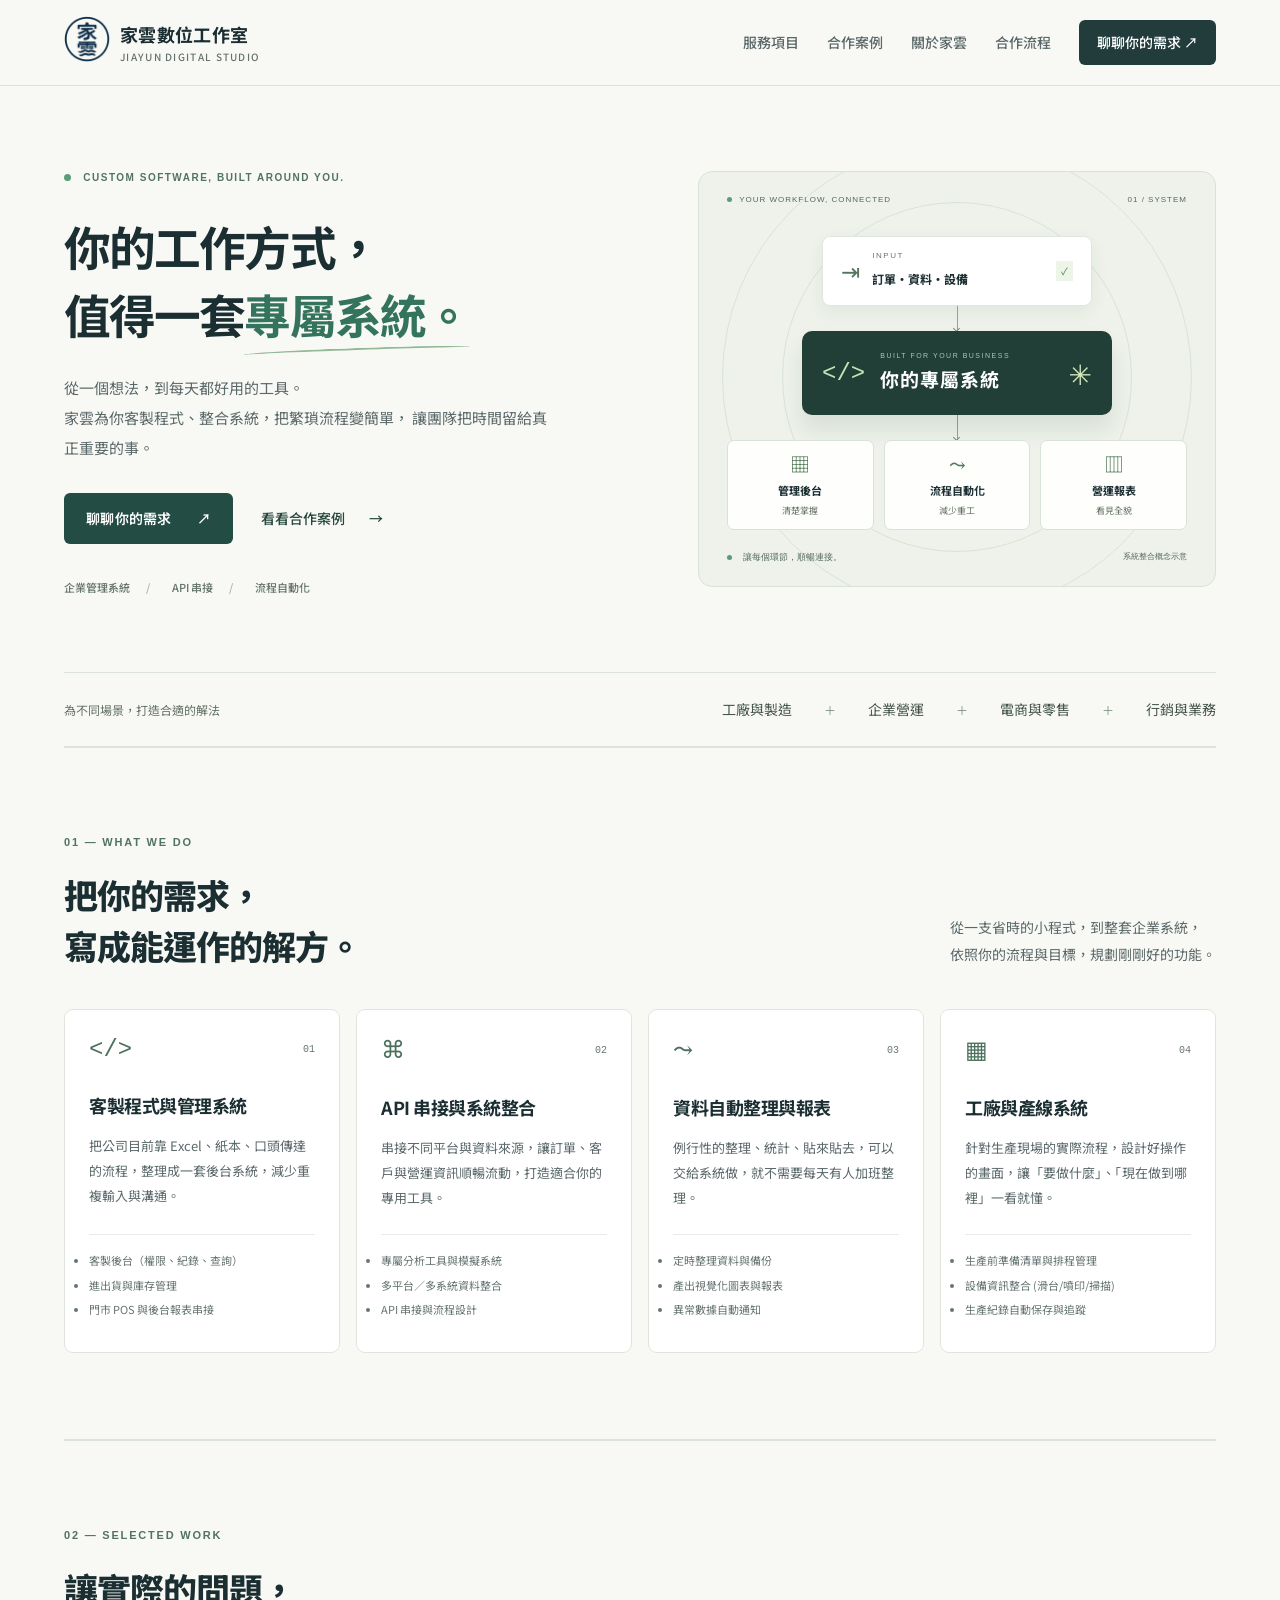
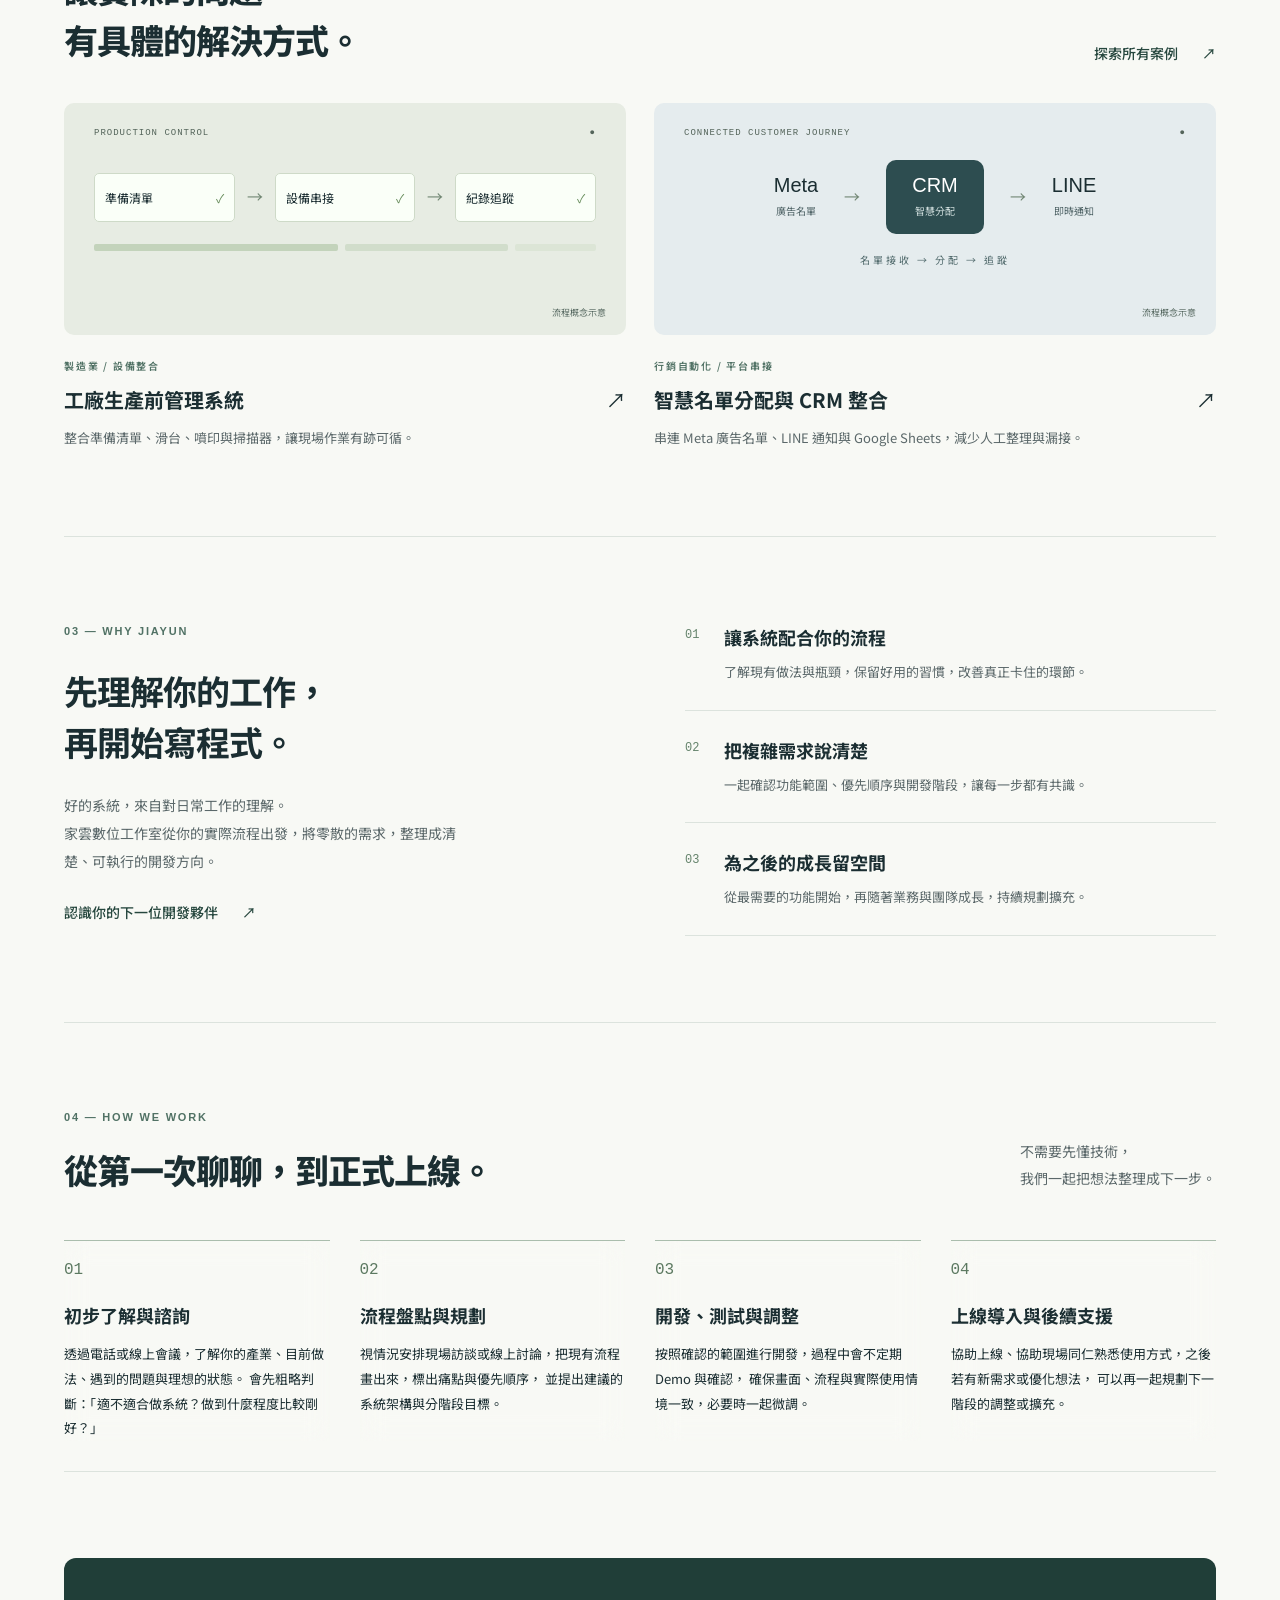
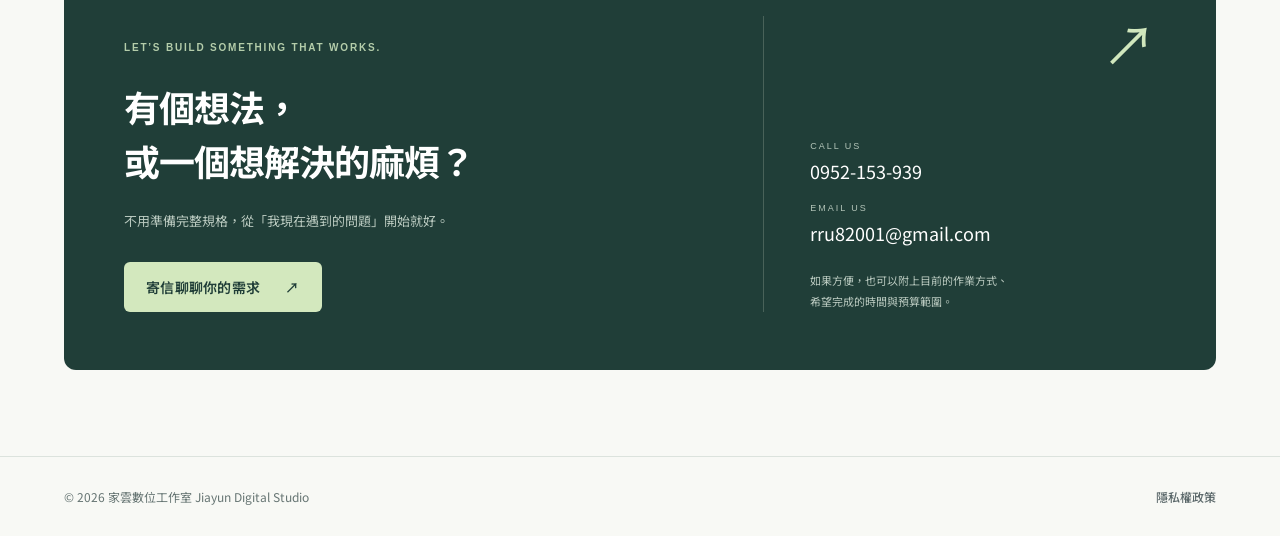
<file: index.html>
﻿<!DOCTYPE html>
<html lang="zh-Hant">

<head>
    <meta charset="UTF-8" />
    <meta name="viewport" content="width=device-width, initial-scale=1.0" />
    <title>家雲數位工作室｜程式與系統客製化開發</title>
    <link rel="preconnect" href="https://fonts.googleapis.com">
    <link rel="preconnect" href="https://fonts.gstatic.com" crossorigin>
    <link href="https://fonts.googleapis.com/css2?family=Noto+Sans+TC:wght@400;500;700&display=swap" rel="stylesheet">
    <link rel="stylesheet" href="style.css" />
    <link rel="stylesheet" href="studio.css" />
    <meta name="description" content="家雲數位工作室提供程式與系統客製化開發，涵蓋企業管理後台、工廠產線、API 串接與流程自動化。從需求梳理到上線導入，打造符合實際工作方式的系統。">
    <meta name="theme-color" content="#203e38">
    <!-- ico -->
    <link rel="icon" href="assets/jy.ico" type="image/x-icon">
    <!-- Google Analytics -->
    <script async src="https://www.googletagmanager.com/gtag/js?id=G-XFBQEN0BDF"></script>
    <script>
        window.dataLayer = window.dataLayer || [];
        function gtag() { dataLayer.push(arguments); }
        gtag('js', new Date());

        gtag('config', 'G-XFBQEN0BDF');
    </script>

</head>

<body class="studio-home">
    <a class="skip-link" href="#main">跳至主要內容</a>
    <header class="header">
        <a class="logo logo-link" href="index.html" aria-label="家雲數位工作室首頁">
            <div class="logo-mark"><img src="assets/ju_logo2.png" alt="家雲數位工作室"></div>
            <div class="logo-text">
                <div class="logo-name">家雲數位工作室</div>
                <div class="logo-sub">JIAYUN DIGITAL STUDIO</div>
            </div>
        </a>
        <nav class="nav" id="main-nav" aria-label="主要導覽">
            <a href="#services" class="nav-link">服務項目</a>
            <a href="cases.html" class="nav-link">合作案例</a>
            <a href="#about" class="nav-link">關於家雲</a>
            <a href="#process" class="nav-link">合作流程</a>
            <a href="#contact" class="nav-link nav-cta">聊聊你的需求 ↗</a>
        </nav>
        <button class="nav-toggle" aria-label="切換選單" aria-expanded="false" aria-controls="main-nav">
            <span></span><span></span><span></span>
        </button>
    </header>

    <main id="main">
        <section class="hero reveal">
            <div class="hero-bg-blob"></div>
            <div class="hero-inner">
                <div class="hero-text">
                    <p class="hero-kicker"><span class="status-dot"></span> CUSTOM SOFTWARE, BUILT AROUND YOU.</p>
                    <h1>
                        你的工作方式，<br />
                        值得一套<span class="hero-highlight">專屬系統。</span>
                    </h1>
                    <p class="hero-subtitle">
                        從一個想法，到每天都好用的工具。<br />
                        家雲為你客製程式、整合系統，把繁瑣流程變簡單，
                        讓團隊把時間留給真正重要的事。
                    </p>
                    <div class="hero-actions">
                        <a class="btn primary" href="#contact">聊聊你的需求 <span aria-hidden="true">↗</span></a>
                        <a class="text-link" href="cases.html">看看合作案例 <span aria-hidden="true">→</span></a>
                    </div>
                    <div class="hero-badges">
                        <span class="badge">企業管理系統</span>
                        <span class="badge">API 串接</span>
                        <span class="badge">流程自動化</span>
                    </div>
                </div>
                <div class="system-visual" role="img" aria-label="系統整合概念示意：訂單、資料與設備，透過客製系統連結管理後台、自動化流程及營運報表。">
                    <div class="visual-topline"><span><i class="status-dot"></i> YOUR WORKFLOW, CONNECTED</span><span>01 / SYSTEM</span></div>
                    <div class="orbit orbit-one"></div><div class="orbit orbit-two"></div>
                    <div class="system-node"><span class="node-symbol">⇥</span><div><small>INPUT</small><strong>訂單・資料・設備</strong></div><span class="node-check">✓</span></div>
                    <div class="connection"></div>
                    <div class="system-core"><span class="core-code">&lt;/&gt;</span><div><small>BUILT FOR YOUR BUSINESS</small><strong>你的專屬系統</strong></div><span class="core-spark">✳</span></div>
                    <div class="connection"></div>
                    <div class="system-outputs"><div><span>▦</span><strong>管理後台</strong><small>清楚掌握</small></div><div><span>⤳</span><strong>流程自動化</strong><small>減少重工</small></div><div><span>▥</span><strong>營運報表</strong><small>看見全貌</small></div></div>
                    <div class="visual-bottomline"><span><i class="status-dot"></i> 讓每個環節，順暢連接。</span><small>系統整合概念示意</small></div>
                </div>
            </div>
        </section>
        <div class="expertise-strip"><span>為不同場景，打造合適的解法</span><div><span>工廠與製造</span><b>＋</b><span>企業營運</span><b>＋</b><span>電商與零售</span><b>＋</b><span>行銷與業務</span></div></div>

        <section id="services" class="section section-alt reveal">
            <div class="section-header"><div><p class="eyebrow">01 — WHAT WE DO</p><h2>把你的需求，<br>寫成能運作的解方。</h2></div><p>從一支省時的小程式，到整套企業系統，<br>依照你的流程與目標，規劃剛剛好的功能。</p></div>
            <div class="services-grid">
                <div class="service card hover-lift">
                    <div class="offer-top"><span class="offer-icon">&lt;/&gt;</span><small>01</small></div>
                    <h3>客製程式與管理系統</h3>
                    <p class="service-desc">
                        把公司目前靠 Excel、紙本、口頭傳達的流程，整理成一套後台系統，減少重複輸入與溝通。
                    </p>
                    <ul>
                        <li>客製後台（權限、紀錄、查詢）</li>
                        <li>進出貨與庫存管理</li>
                        <li>門市 POS 與後台報表串接</li>
                    </ul>
                </div>
                <div class="service card hover-lift">
                    <div class="offer-top"><span class="offer-icon">⌘</span><small>02</small></div>
                    <h3>API 串接與系統整合</h3>
                    <p class="service-desc">
                        串接不同平台與資料來源，讓訂單、客戶與營運資訊順暢流動，打造適合你的專用工具。
                    </p>
                    <ul>
                        <li>專屬分析工具與模擬系統</li>
                        <li>多平台／多系統資料整合</li>
                        <li>API 串接與流程設計</li>
                    </ul>
                </div>
                <div class="service card hover-lift">
                    <div class="offer-top"><span class="offer-icon">⤳</span><small>03</small></div>
                    <h3>資料自動整理與報表</h3>
                    <p class="service-desc">
                        例行性的整理、統計、貼來貼去，可以交給系統做，就不需要每天有人加班整理。
                    </p>
                    <ul>
                        <li>定時整理資料與備份</li>
                        <li>產出視覺化圖表與報表</li>
                        <li>異常數據自動通知</li>
                    </ul>
                </div>
                <div class="service card hover-lift">
                    <div class="offer-top"><span class="offer-icon">▦</span><small>04</small></div>
                    <h3>工廠與產線系統</h3>
                    <p class="service-desc">
                        針對生產現場的實際流程，設計好操作的畫面，讓「要做什麼」、「現在做到哪裡」一看就懂。
                    </p>
                    <ul>
                        <li>生產前準備清單與排程管理</li>
                        <li>設備資訊整合 (滑台/噴印/掃描)</li>
                        <li>生產紀錄自動保存與追蹤</li>
                    </ul>
                </div>
            </div>
        </section>

        <section id="cases" class="section work-section">
            <div class="section-header"><div><p class="eyebrow">02 — SELECTED WORK</p><h2>讓實際的問題，<br>有具體的解決方式。</h2></div><a class="text-link" href="cases.html">探索所有案例 <span aria-hidden="true">↗</span></a></div>
            <div class="selected-work">
                <a class="work-card" href="cases.html?case=0"><div class="work-art factory-art" aria-hidden="true"><div class="mini-caption">PRODUCTION CONTROL <span>●</span></div><div class="factory-flow"><span>準備清單<i>✓</i></span><b>→</b><span>設備串接<i>✓</i></span><b>→</b><span>紀錄追蹤<i>✓</i></span></div><div class="mini-lines"><i></i><i></i><i></i></div><small>流程概念示意</small></div><div class="work-info"><p class="eyebrow">製造業 / 設備整合</p><h3>工廠生產前管理系統 <span>↗</span></h3><p>整合準備清單、滑台、噴印與掃描器，讓現場作業有跡可循。</p></div></a>
                <a class="work-card" href="cases.html?case=1"><div class="work-art crm-art" aria-hidden="true"><div class="mini-caption">CONNECTED CUSTOMER JOURNEY <span>●</span></div><div class="crm-flow"><span>Meta<br><small>廣告名單</small></span><b>→</b><span class="crm-center">CRM<br><small>智慧分配</small></span><b>→</b><span>LINE<br><small>即時通知</small></span></div><div class="crm-label">名單接收 → 分配 → 追蹤</div><small>流程概念示意</small></div><div class="work-info"><p class="eyebrow">行銷自動化 / 平台串接</p><h3>智慧名單分配與 CRM 整合 <span>↗</span></h3><p>串連 Meta 廣告名單、LINE 通知與 Google Sheets，減少人工整理與漏接。</p></div></a>
            </div>
        </section>

        <section id="about" class="section about-studio">
            <div><p class="eyebrow">03 — WHY JIAYUN</p><h2>先理解你的工作，<br>再開始寫程式。</h2><p class="about-intro">好的系統，來自對日常工作的理解。<br>家雲數位工作室從你的實際流程出發，將零散的需求，整理成清楚、可執行的開發方向。</p><a class="text-link" href="#contact">認識你的下一位開發夥伴 <span aria-hidden="true">↗</span></a></div>
            <div class="principles"><article><span>01</span><div><h3>讓系統配合你的流程</h3><p>了解現有做法與瓶頸，保留好用的習慣，改善真正卡住的環節。</p></div></article><article><span>02</span><div><h3>把複雜需求說清楚</h3><p>一起確認功能範圍、優先順序與開發階段，讓每一步都有共識。</p></div></article><article><span>03</span><div><h3>為之後的成長留空間</h3><p>從最需要的功能開始，再隨著業務與團隊成長，持續規劃擴充。</p></div></article></div>
        </section>
        <!-- 合作流程 -->
        <section id="process" class="section section-alt reveal">
            <div class="section-header"><div><p class="eyebrow">04 — HOW WE WORK</p><h2>從第一次聊聊，到正式上線。</h2></div><p>不需要先懂技術，<br>我們一起把想法整理成下一步。</p></div>
            <div class="process-grid">
                <div class="step card">
                    <div class="step-number">01</div>
                    <h3>初步了解與諮詢</h3>
                    <p>
                        透過電話或線上會議，了解你的產業、目前做法、遇到的問題與理想的狀態。
                        會先粗略判斷：「適不適合做系統？做到什麼程度比較剛好？」
                    </p>
                </div>
                <div class="step card">
                    <div class="step-number">02</div>
                    <h3>流程盤點與規劃</h3>
                    <p>
                        視情況安排現場訪談或線上討論，把現有流程畫出來，標出痛點與優先順序，
                        並提出建議的系統架構與分階段目標。
                    </p>
                </div>
                <div class="step card">
                    <div class="step-number">03</div>
                    <h3>開發、測試與調整</h3>
                    <p>
                        按照確認的範圍進行開發，過程中會不定期 Demo 與確認，
                        確保畫面、流程與實際使用情境一致，必要時一起微調。
                    </p>
                </div>
                <div class="step card">
                    <div class="step-number">04</div>
                    <h3>上線導入與後續支援</h3>
                    <p>
                        協助上線、協助現場同仁熟悉使用方式，之後若有新需求或優化想法，
                        可以再一起規劃下一階段的調整或擴充。
                    </p>
                </div>
            </div>
        </section>

        <!-- 聯絡我們 -->
        <section id="contact" class="section">
            <div class="contact-banner"><div><p class="eyebrow">LET’S BUILD SOMETHING THAT WORKS.</p><h2>有個想法，<br>或一個想解決的麻煩？</h2><p>不用準備完整規格，從「我現在遇到的問題」開始就好。</p><a class="btn contact-button" href="mailto:rru82001@gmail.com?subject=客製系統開發需求洽詢">寄信聊聊你的需求 <span aria-hidden="true">↗</span></a></div><div class="contact-details"><span class="contact-symbol" aria-hidden="true">↗</span><div><small>CALL US</small><a href="tel:0952153939">0952-153-939</a></div><div><small>EMAIL US</small><a href="mailto:rru82001@gmail.com">rru82001@gmail.com</a></div><p>如果方便，也可以附上目前的作業方式、<br>希望完成的時間與預算範圍。</p></div></div>
        </section>

    </main>

    <footer class="footer">
        <span>© <span id="year"></span> 家雲數位工作室 Jiayun Digital Studio</span>
        <a href="privacy.html" class="footer-link">隱私權政策</a>
    </footer>

    <!-- 回到頂部按鈕 -->
    <button class="back-to-top" aria-label="回到頂部" id="backToTop">
        <svg width="20" height="20" viewBox="0 0 24 24" fill="none" stroke="currentColor" stroke-width="2">
            <path d="M18 15l-6-6-6 6" />
        </svg>
    </button>

    <script src="script.js"></script>
</body>

</html>
</file>
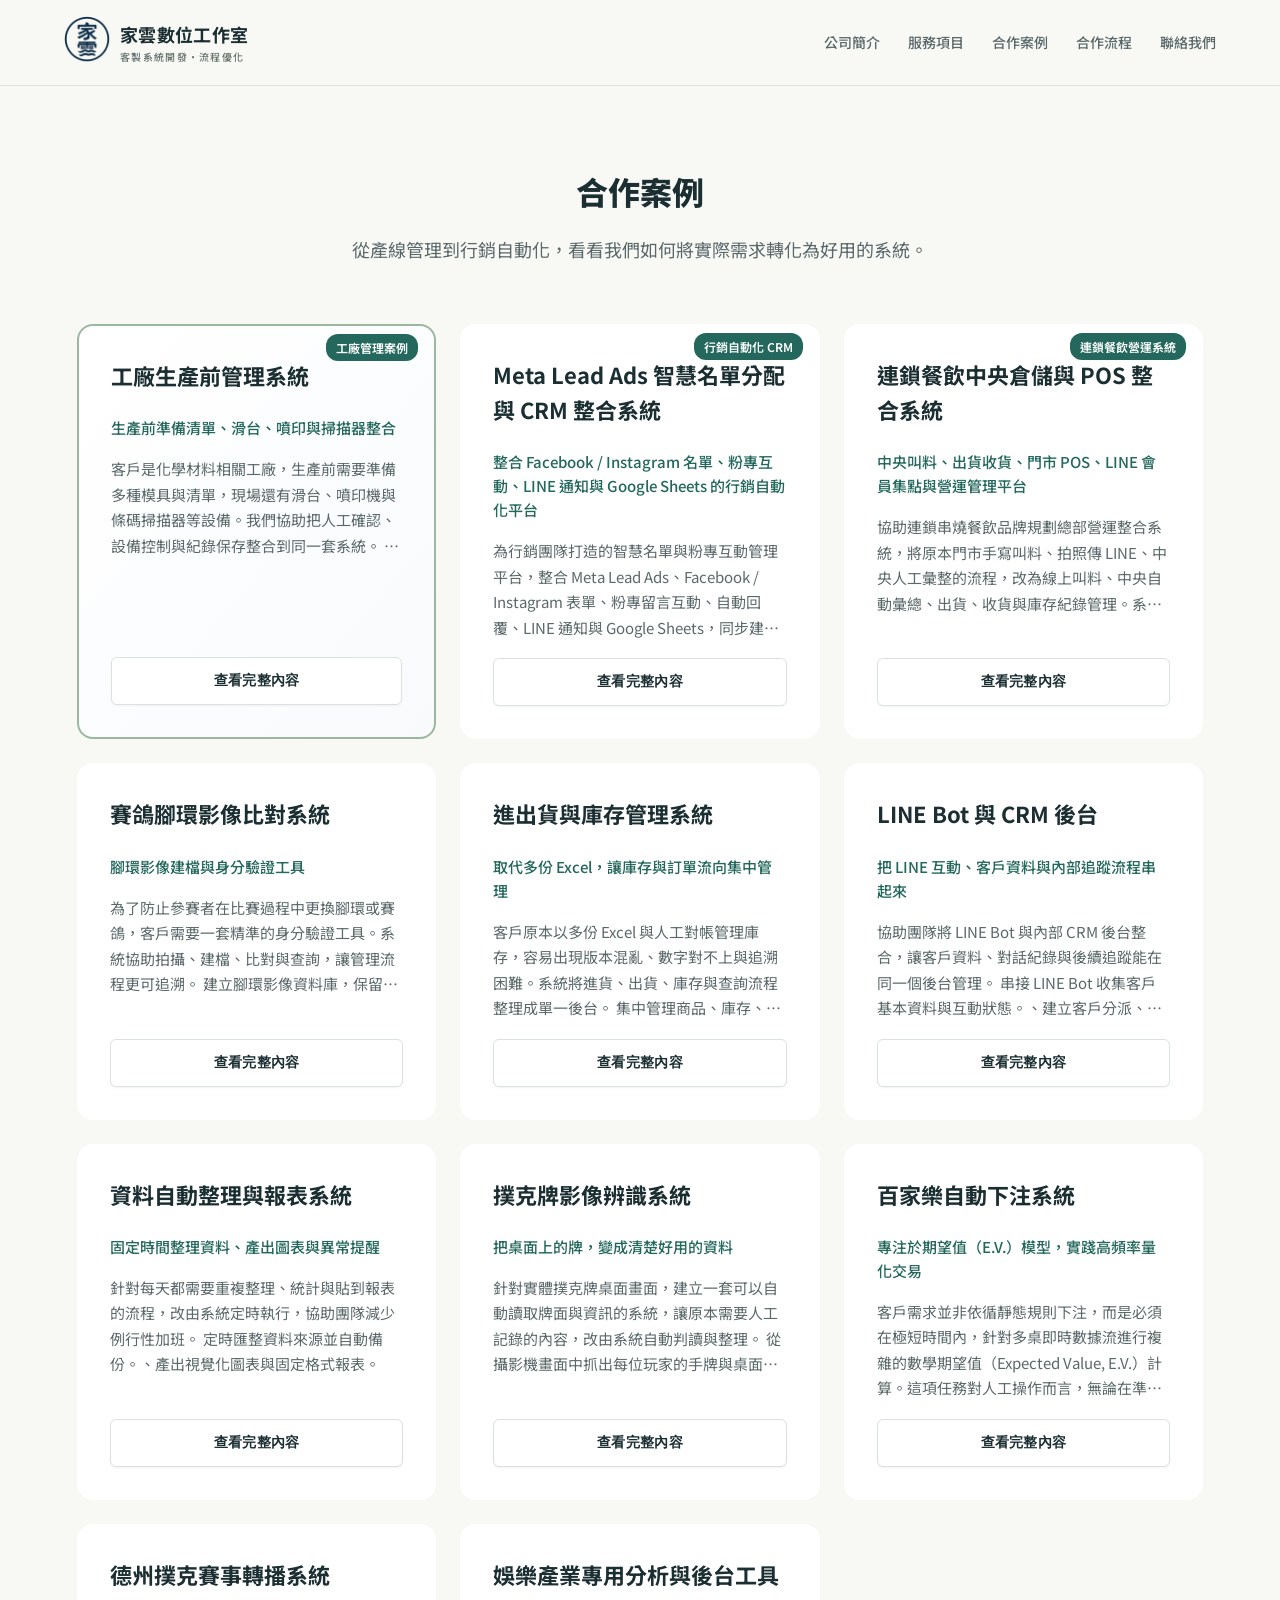
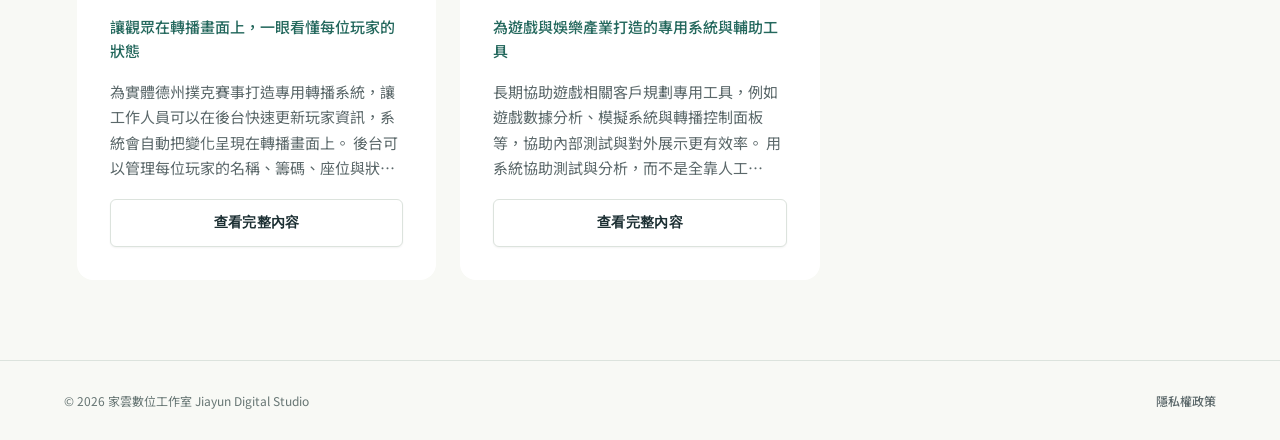
<file: cases.html>
<!DOCTYPE html>
<html lang="zh-Hant">

<head>
    <meta charset="UTF-8" />
    <meta name="viewport" content="width=device-width, initial-scale=1.0" />
    <title>合作案例｜家雲數位工作室</title>
    <link rel="preconnect" href="https://fonts.googleapis.com">
    <link rel="preconnect" href="https://fonts.gstatic.com" crossorigin>
    <link href="https://fonts.googleapis.com/css2?family=Noto+Sans+TC:wght@400;500;700&display=swap" rel="stylesheet">
    <link rel="stylesheet" href="style.css" />
    <link rel="stylesheet" href="studio.css" />
    <link rel="icon" href="assets/jy.ico" type="image/x-icon">
</head>

<body>
    <header class="header">
        <a class="logo logo-link" href="index.html" aria-label="家雲數位工作室首頁">
            <div class="logo-mark"><img src="assets/ju_logo2.png" alt="家雲數位工作室"></div>
            <div class="logo-text">
                <div class="logo-name">家雲數位工作室</div>
                <div class="logo-sub">客製系統開發・流程優化</div>
            </div>
        </a>
        <nav class="nav" id="main-nav" aria-label="主要導覽">
            <a href="index.html#about" class="nav-link">公司簡介</a>
            <a href="index.html#services" class="nav-link">服務項目</a>
            <a href="cases.html" class="nav-link">合作案例</a>
            <a href="index.html#process" class="nav-link">合作流程</a>
            <a href="index.html#contact" class="nav-link">聯絡我們</a>
        </nav>
        <button class="nav-toggle" aria-label="切換選單" aria-expanded="false" aria-controls="main-nav">
            <span></span><span></span><span></span>
        </button>
    </header>

    <main>
        <section id="cases" class="section reveal">
            <div class="section-header">
                <h2>合作案例</h2>
                <p>從產線管理到行銷自動化，看看我們如何將實際需求轉化為好用的系統。</p>
            </div>

            <div class="cases-grid" id="caseStudiesGrid">
                <p id="loadingMessage">正在載入合作案例...</p>
            </div>
        </section>
    </main>

    <footer class="footer">
        <span>© <span id="year"></span> 家雲數位工作室 Jiayun Digital Studio</span>
        <a href="privacy.html" class="footer-link">隱私權政策</a>
    </footer>

    <button class="back-to-top" aria-label="回到頂部" id="backToTop">
        <svg width="20" height="20" viewBox="0 0 24 24" fill="none" stroke="currentColor" stroke-width="2">
            <path d="M18 15l-6-6-6 6" />
        </svg>
    </button>

    <script src="script.js"></script>
</body>

</html>
</file>
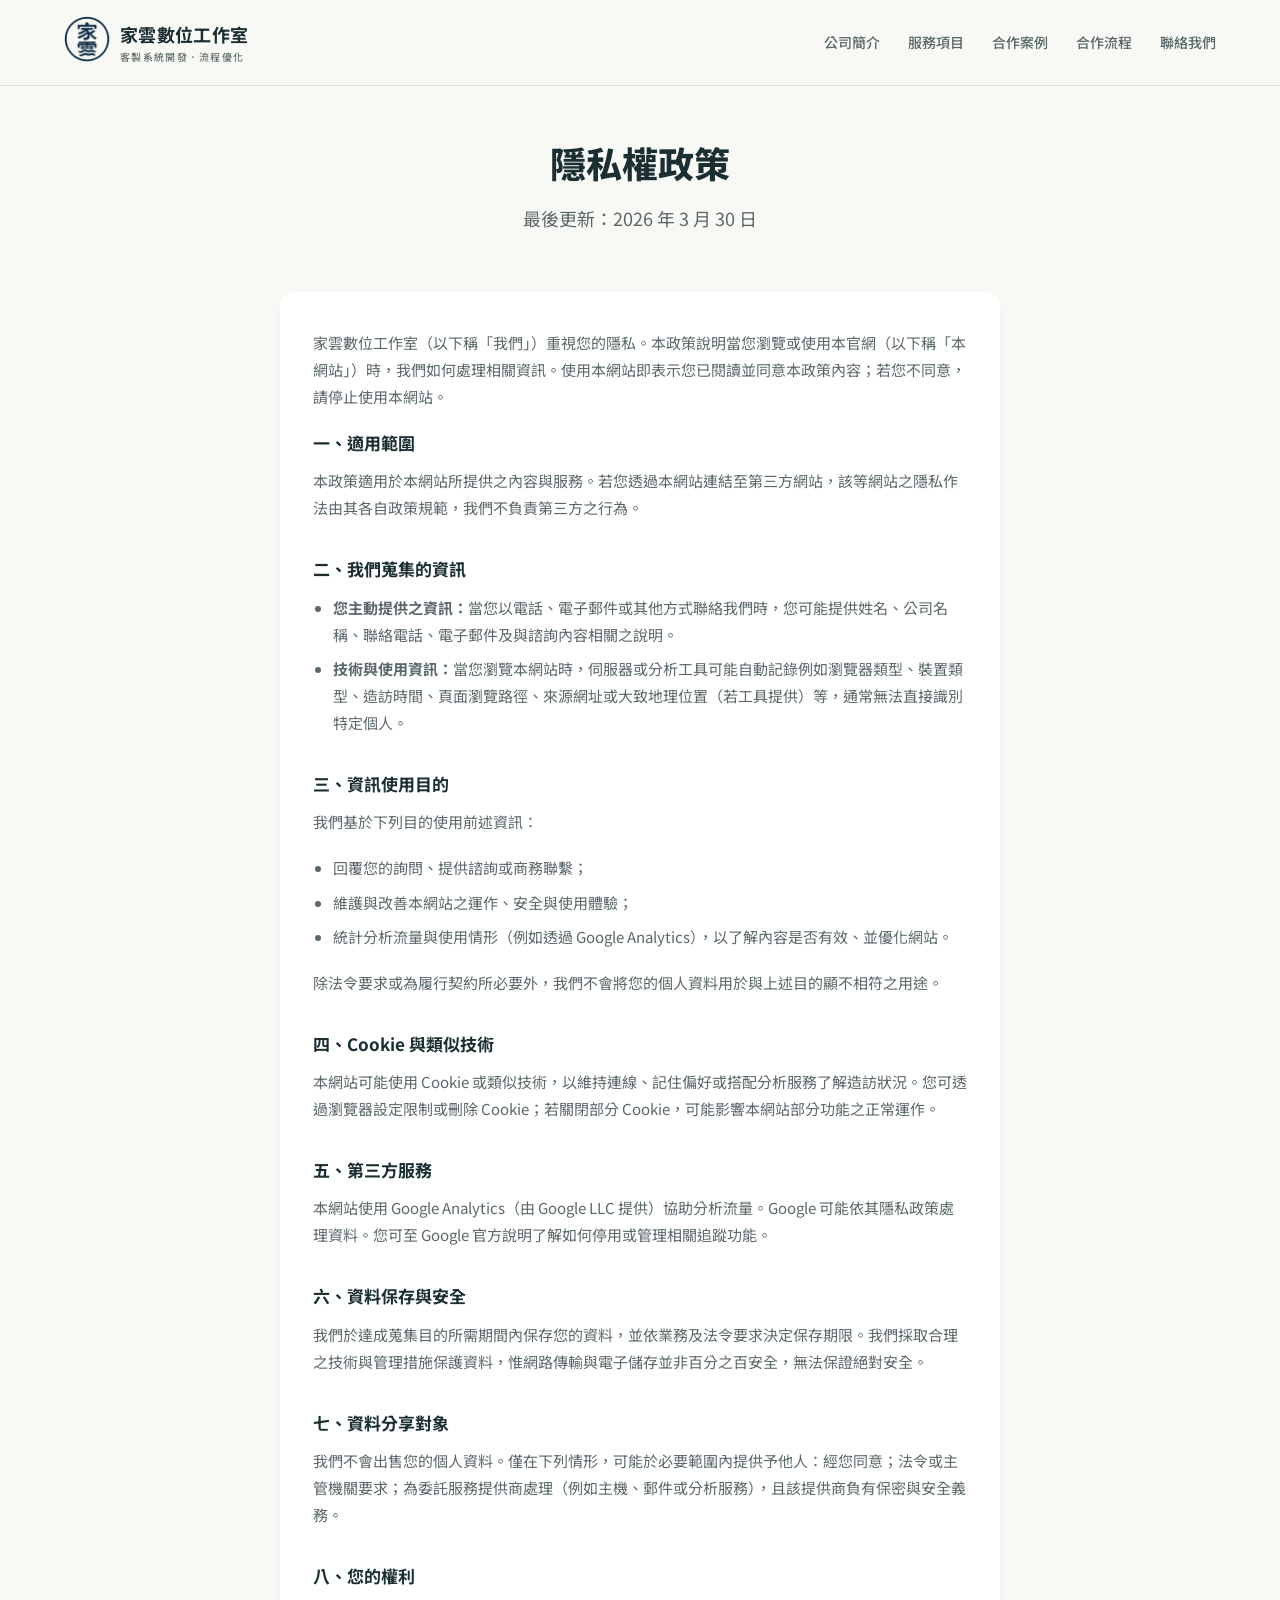
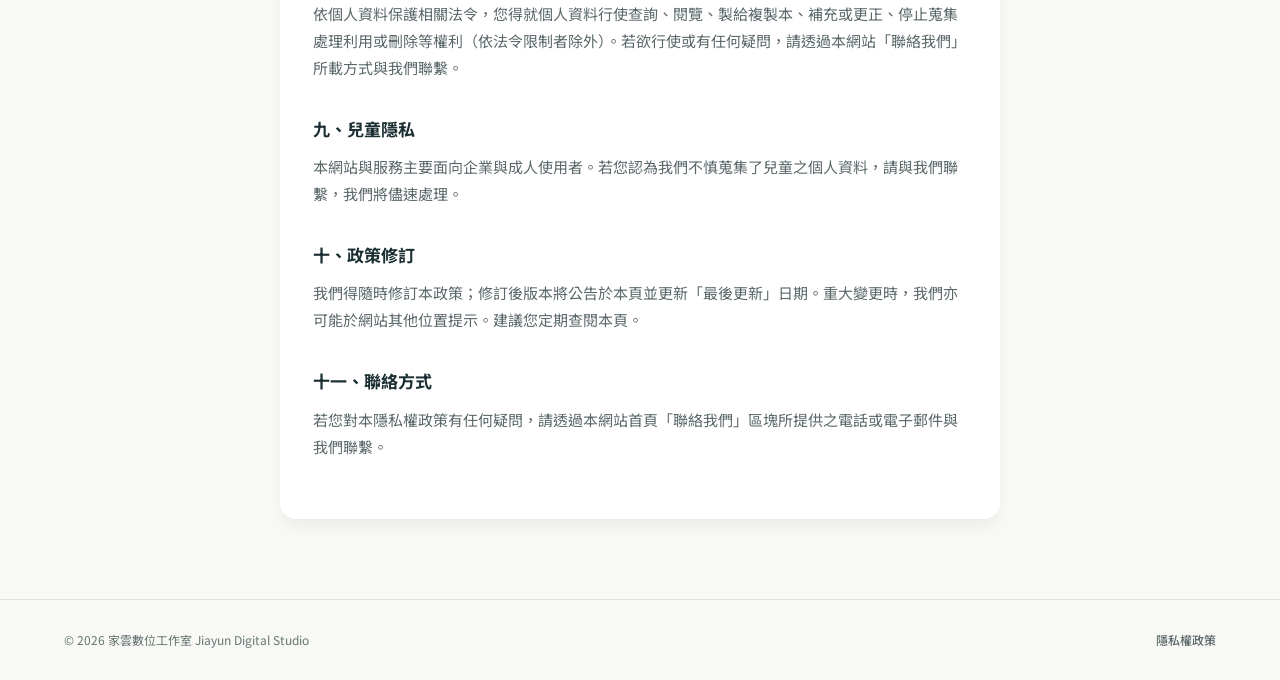
<file: privacy.html>
<!DOCTYPE html>
<html lang="zh-Hant">

<head>
    <meta charset="UTF-8" />
    <meta name="viewport" content="width=device-width, initial-scale=1.0" />
    <title>隱私權政策｜家雲數位工作室</title>
    <meta name="description" content="家雲數位工作室官網之隱私權政策說明，包含個人資料蒐集、使用方式與您的權利。" />
    <link rel="preconnect" href="https://fonts.googleapis.com">
    <link rel="preconnect" href="https://fonts.gstatic.com" crossorigin>
    <link href="https://fonts.googleapis.com/css2?family=Noto+Sans+TC:wght@400;500;700&display=swap" rel="stylesheet">
    <link rel="stylesheet" href="style.css" />
    <link rel="stylesheet" href="studio.css" />
    <link rel="icon" href="assets/jy.ico" type="image/x-icon">
    <script async src="https://www.googletagmanager.com/gtag/js?id=G-XFBQEN0BDF"></script>
    <script>
        window.dataLayer = window.dataLayer || [];
        function gtag() { dataLayer.push(arguments); }
        gtag('js', new Date());
        gtag('config', 'G-XFBQEN0BDF');
    </script>
</head>

<body>
    <header class="header">
        <a href="index.html" class="logo logo-link">
            <div class="logo-mark"><img src="assets/ju_logo2.png" alt="家雲數位工作室"></div>
            <div class="logo-text">
                <div class="logo-name">家雲數位工作室</div>
                <div class="logo-sub">客製系統開發．流程優化</div>
            </div>
        </a>
        <nav class="nav" id="main-nav" aria-label="主要導覽">
            <a href="index.html#about" class="nav-link">公司簡介</a>
            <a href="index.html#services" class="nav-link">服務項目</a>
            <a href="cases.html" class="nav-link">合作案例</a>
            <a href="index.html#process" class="nav-link">合作流程</a>
            <a href="index.html#contact" class="nav-link">聯絡我們</a>
        </nav>
        <button class="nav-toggle" aria-label="切換選單" aria-expanded="false" aria-controls="main-nav">
            <span></span><span></span><span></span>
        </button>
    </header>

    <main>
        <article class="section legal-page reveal">
            <div class="section-header legal-header">
                <h1>隱私權政策</h1>
                <p class="legal-updated">最後更新：2026 年 3 月 30 日</p>
            </div>
            <div class="legal-content card">
                <p>
                    家雲數位工作室（以下稱「我們」）重視您的隱私。本政策說明當您瀏覽或使用本官網（以下稱「本網站」）時，我們如何處理相關資訊。使用本網站即表示您已閱讀並同意本政策內容；若您不同意，請停止使用本網站。
                </p>

                <h2>一、適用範圍</h2>
                <p>
                    本政策適用於本網站所提供之內容與服務。若您透過本網站連結至第三方網站，該等網站之隱私作法由其各自政策規範，我們不負責第三方之行為。
                </p>

                <h2>二、我們蒐集的資訊</h2>
                <ul>
                    <li><strong>您主動提供之資訊：</strong>當您以電話、電子郵件或其他方式聯絡我們時，您可能提供姓名、公司名稱、聯絡電話、電子郵件及與諮詢內容相關之說明。</li>
                    <li><strong>技術與使用資訊：</strong>當您瀏覽本網站時，伺服器或分析工具可能自動記錄例如瀏覽器類型、裝置類型、造訪時間、頁面瀏覽路徑、來源網址或大致地理位置（若工具提供）等，通常無法直接識別特定個人。</li>
                </ul>

                <h2>三、資訊使用目的</h2>
                <p>我們基於下列目的使用前述資訊：</p>
                <ul>
                    <li>回覆您的詢問、提供諮詢或商務聯繫；</li>
                    <li>維護與改善本網站之運作、安全與使用體驗；</li>
                    <li>統計分析流量與使用情形（例如透過 Google Analytics），以了解內容是否有效、並優化網站。</li>
                </ul>
                <p>除法令要求或為履行契約所必要外，我們不會將您的個人資料用於與上述目的顯不相符之用途。</p>

                <h2>四、Cookie 與類似技術</h2>
                <p>
                    本網站可能使用 Cookie 或類似技術，以維持連線、記住偏好或搭配分析服務了解造訪狀況。您可透過瀏覽器設定限制或刪除 Cookie；若關閉部分 Cookie，可能影響本網站部分功能之正常運作。
                </p>

                <h2>五、第三方服務</h2>
                <p>
                    本網站使用 Google Analytics（由 Google LLC 提供）協助分析流量。Google 可能依其隱私政策處理資料。您可至 Google 官方說明了解如何停用或管理相關追蹤功能。
                </p>

                <h2>六、資料保存與安全</h2>
                <p>
                    我們於達成蒐集目的所需期間內保存您的資料，並依業務及法令要求決定保存期限。我們採取合理之技術與管理措施保護資料，惟網路傳輸與電子儲存並非百分之百安全，無法保證絕對安全。
                </p>

                <h2>七、資料分享對象</h2>
                <p>
                    我們不會出售您的個人資料。僅在下列情形，可能於必要範圍內提供予他人：經您同意；法令或主管機關要求；為委託服務提供商處理（例如主機、郵件或分析服務），且該提供商負有保密與安全義務。
                </p>

                <h2>八、您的權利</h2>
                <p>
                    依個人資料保護相關法令，您得就個人資料行使查詢、閱覽、製給複製本、補充或更正、停止蒐集處理利用或刪除等權利（依法令限制者除外）。若欲行使或有任何疑問，請透過本網站「聯絡我們」所載方式與我們聯繫。
                </p>

                <h2>九、兒童隱私</h2>
                <p>
                    本網站與服務主要面向企業與成人使用者。若您認為我們不慎蒐集了兒童之個人資料，請與我們聯繫，我們將儘速處理。
                </p>

                <h2>十、政策修訂</h2>
                <p>
                    我們得隨時修訂本政策；修訂後版本將公告於本頁並更新「最後更新」日期。重大變更時，我們亦可能於網站其他位置提示。建議您定期查閱本頁。
                </p>

                <h2>十一、聯絡方式</h2>
                <p>
                    若您對本隱私權政策有任何疑問，請透過本網站首頁「聯絡我們」區塊所提供之電話或電子郵件與我們聯繫。
                </p>
            </div>
        </article>
    </main>

    <footer class="footer">
        <span>© <span id="year"></span> 家雲數位工作室 Jiayun Digital Studio</span>
        <a href="privacy.html" class="footer-link">隱私權政策</a>
    </footer>

    <button class="back-to-top" aria-label="回到頂部" id="backToTop">
        <svg width="20" height="20" viewBox="0 0 24 24" fill="none" stroke="currentColor" stroke-width="2">
            <path d="M18 15l-6-6-6 6" />
        </svg>
    </button>

    <script src="script.js"></script>
</body>

</html>
</file>
<file: style.css>
﻿:root {
    /* 隤輯?歹??渡隞??蝘???瘛梢???*/
    --primary: #3b82f6;
    --primary-dark: #2563eb;
    --primary-light: #eff6ff;
    --accent: #0ea5e9;
    /* 鈭株??脤?蝬?*/
    --accent-gradient: linear-gradient(135deg, #3b82f6 0%, #0ea5e9 100%);

    --bg: #f8fafc;
    --bg-surface: rgba(255, 255, 255, 0.7);
    /* ?餌??祆?? */
    --bg-card: #ffffff;

    --text-main: #0f172a;
    /* 敺楛??暺?瘥?暺?釭??*/
    --text-sub: #475569;
    --text-muted: #94a3b8;

    --border: rgba(226, 232, 240, 0.8);
    --border-hover: #cbd5e1;

    /* ?啣蔣蝟餌絞 */
    --shadow-sm: 0 1px 2px 0 rgba(0, 0, 0, 0.05);
    --shadow-md: 0 4px 6px -1px rgba(0, 0, 0, 0.05), 0 2px 4px -1px rgba(0, 0, 0, 0.03);
    --shadow-lg: 0 10px 15px -3px rgba(0, 0, 0, 0.05), 0 4px 6px -2px rgba(0, 0, 0, 0.02);
    --shadow-glow: 0 20px 40px -10px rgba(59, 130, 246, 0.15);

    --radius-lg: 24px;
    --radius-md: 16px;
    --radius-sm: 8px;

    --font-sans: 'Noto Sans TC', system-ui, -apple-system, sans-serif;
}

/* Base Reset */
*,
*::before,
*::after {
    box-sizing: border-box;
}

html {
    scroll-behavior: smooth;
}

body {
    margin: 0;
    font-family: var(--font-sans);
    background-color: var(--bg);
    /* 憓??蝝?嚗?釭??*/
    background-image:
        radial-gradient(at 0% 0%, hsla(215, 98%, 61%, 0.1) 0px, transparent 50%),
        radial-gradient(at 100% 0%, hsla(256, 100%, 60%, 0.08) 0px, transparent 50%);
    background-attachment: fixed;
    color: var(--text-main);
    line-height: 1.6;
    -webkit-font-smoothing: antialiased;
}

.intro-splash {
    position: fixed;
    inset: 0;
    z-index: 9999;
    display: flex;
    align-items: center;
    justify-content: center;
    background: #ffffff;
    animation: splash-fade-out 1s ease 1.5s forwards;
}

.intro-splash-inner {
    position: relative;
    width: 100vw;
    height: 100vh;
    overflow: hidden;
}

.intro-splash-inner picture {
    display: block;
    width: 100%;
    height: 100%;
}

.intro-splash-logo {
    width: 100%;
    height: 100%;
    object-fit: cover;
    object-position: center;
    display: block;
}

.intro-splash-line-en {
    position: absolute;
    left: 50%;
    bottom: 150px;
    transform: translateX(-50%);
    margin: 0;
    width: calc(100% - 32px);
    font-size: clamp(29px, 4.2vw, 47px);
    font-weight: 700;
    color: #ffffff;
    letter-spacing: 0.02em;
    text-shadow: 0 2px 10px rgba(0, 0, 0, 0.45);
    z-index: 1;
    text-align: center;
    font-family: system-ui, -apple-system, "Segoe UI", "PingFang TC", "Microsoft JhengHei", sans-serif;
}

.intro-splash-line-zh {
    position: absolute;
    left: 50%;
    bottom: 82px;
    transform: translateX(-50%);
    margin: 0;
    width: calc(100% - 32px);
    font-size: clamp(38px, 5vw, 55px);
    font-weight: 500;
    color: #ffffff;
    letter-spacing: 0.01em;
    text-shadow: 0 2px 10px rgba(0, 0, 0, 0.45);
    z-index: 1;
    text-align: center;
    font-family: system-ui, -apple-system, "Segoe UI", "PingFang TC", "Microsoft JhengHei", sans-serif;
}

@keyframes splash-fade-out {
    to {
        opacity: 0;
        visibility: hidden;
        pointer-events: none;
    }
}

/* Header */
.header {
    position: sticky;
    top: 0;
    z-index: 50;
    display: flex;
    align-items: center;
    justify-content: space-between;
    padding: 10px 6vw;
    background: rgba(255, 255, 255, 0.85);
    backdrop-filter: blur(12px);
    -webkit-backdrop-filter: blur(12px);
    border-bottom: 1px solid var(--border);
    transition: all 0.3s ease;
}

.logo {
    display: flex;
    align-items: center;
    gap: 10px;
}

/* 閮剖?logo-mark?祝摨衣5% */
.logo-mark {
    width: 60px;
    height: auto;
    object-fit: contain;
    object-position: center;
    display: inline-block;
    /* border-radius: 50%; */
}

.logo-mark img {
    width: 100%;
    height: 100%;
    object-fit: contain;
    object-position: center;
    /* border-radius: 50%; */
}

.logo-name {
    font-weight: 700;
    font-size: 20px;
    color: var(--text-main);
    letter-spacing: 0.02em;
}

.logo-sub {
    font-size: 15px;
    color: var(--text-muted);
    font-weight: 500;
}

.nav {
    display: flex;
    gap: 32px;
    align-items: center;
}

.nav-toggle {
    display: none;
}

.nav-link {
    font-size: 18px;
    font-weight: 500;
    color: var(--text-sub);
    text-decoration: none;
    transition: color 0.2s;
    position: relative;
}

.nav-link:hover {
    color: var(--primary);
}

.nav-link::after {
    content: '';
    position: absolute;
    bottom: -4px;
    left: 0;
    width: 0;
    height: 2px;
    background: var(--primary);
    transition: width 0.3s ease;
    border-radius: 2px;
}

.nav-link:hover::after {
    width: 100%;
}

/* Buttons */
.btn {
    display: inline-flex;
    align-items: center;
    justify-content: center;
    padding: 12px 28px;
    border-radius: 50px;
    font-weight: 600;
    font-size: 15px;
    transition: all 0.3s cubic-bezier(0.4, 0, 0.2, 1);
    cursor: pointer;
    letter-spacing: 0.02em;
    border: none;
}

.btn.primary {
    background: var(--accent-gradient);
    color: white;
    box-shadow: 0 8px 20px -4px rgba(59, 130, 246, 0.4);
}

.btn.primary:hover {
    transform: translateY(-2px);
    box-shadow: 0 12px 24px -4px rgba(59, 130, 246, 0.5);
}

.btn.outline {
    background: white;
    color: var(--text-main);
    border: 1px solid var(--border);
    box-shadow: var(--shadow-sm);
}

.btn.outline:hover {
    border-color: var(--primary);
    color: var(--primary);
    background: var(--primary-light);
}

/* Hero Section */
.hero {
    position: relative;
    padding: 100px 6vw 60px;
    overflow: hidden;
}

/* 憓?銝??憌暹抒??? */
.hero-bg-blob {
    position: absolute;
    top: -10%;
    right: -5%;
    width: 600px;
    height: 600px;
    background: radial-gradient(circle, rgba(59, 130, 246, 0.15) 0%, rgba(255, 255, 255, 0) 70%);
    z-index: -1;
    pointer-events: none;
}

.hero-inner {
    display: grid;
    grid-template-columns: 1.2fr 1fr;
    gap: 60px;
    align-items: center;
}

.hero-kicker {
    font-size: 18px;
    font-weight: 600;
    color: var(--primary);
    text-transform: uppercase;
    letter-spacing: 0.05em;
    margin-bottom: 16px;
    display: inline-block;
    padding: 4px 12px;
    background: var(--primary-light);
    border-radius: 20px;
}

.hero h1 {
    font-size: clamp(36px, 4.5vw, 52px);
    line-height: 1.2;
    margin: 0 0 24px;
    font-weight: 800;
    color: var(--text-main);
}

.hero-highlight {
    background: -webkit-linear-gradient(315deg, var(--primary-dark), var(--accent));
    background: linear-gradient(315deg, var(--primary-dark), var(--accent));
    -webkit-background-clip: text;
    background-clip: text;
    -webkit-text-fill-color: transparent;
}

.hero-subtitle {
    font-size: 18px;
    color: var(--text-sub);
    margin-bottom: 32px;
    max-width: 540px;
    line-height: 1.8;
}

.hero-actions {
    display: flex;
    gap: 16px;
    margin-bottom: 32px;
}

.hero-badges {
    display: flex;
    flex-wrap: wrap;
    gap: 12px;
}

.badge {
    padding: 6px 12px;
    background: white;
    border: 1px solid var(--border);
    border-radius: 20px;
    font-size: 13px;
    font-weight: 500;
    color: var(--text-sub);
    box-shadow: var(--shadow-sm);
    display: flex;
    align-items: center;
    gap: 6px;
}

/* Card General Styling */
.card {
    background: rgba(255, 255, 255, 0.8);
    backdrop-filter: blur(12px);
    border: 1px solid rgba(255, 255, 255, 0.6);
    border-radius: var(--radius-lg);
    box-shadow: var(--shadow-lg);
    transition: transform 0.3s, box-shadow 0.3s;
}

/* Hero Panel Specific */
.hero-panel {
    padding: 24px 28px;
    background: rgba(255, 255, 255, 0.9);
}

.hero-panel-header {
    display: flex;
    justify-content: space-between;
    margin-bottom: 20px;
    border-bottom: 1px solid var(--border);
    padding-bottom: 12px;
}

.hp-title {
    font-weight: 700;
    color: var(--text-main);
    font-size: 15px;
}

.hp-dots span {
    display: inline-block;
    width: 8px;
    height: 8px;
    background: var(--border);
    border-radius: 50%;
    margin-left: 4px;
}

.hero-list {
    list-style: none;
    padding: 0;
    margin: 0;
    display: flex;
    flex-direction: column;
    gap: 16px;
}

.hero-list li {
    display: flex;
    gap: 16px;
    align-items: flex-start;
}

.icon-box {
    width: 36px;
    height: 36px;
    border-radius: 10px;
    display: grid;
    place-items: center;
    flex-shrink: 0;
}

.icon-box.sm {
    width: 32px;
    height: 32px;
}

.icon-box.green {
    background: #dcfce7;
    color: #16a34a;
}

.icon-box.blue {
    background: #dbeafe;
    color: #2563eb;
}

.icon-box.yellow {
    background: #fef9c3;
    color: #ca8a04;
}

.list-title {
    font-weight: 700;
    font-size: 15px;
    color: var(--text-main);
    margin-bottom: 4px;
}

.list-desc {
    font-size: 14px;
    color: var(--text-sub);
    line-height: 1.5;
}

/* Sections */
.section {
    padding: 80px 6vw;
}

.section-alt {
    background: linear-gradient(to bottom, #f1f5f9, #f8fafc);
    border-top: 1px solid var(--border);
    border-bottom: 1px solid var(--border);
}

.section-header {
    text-align: center;
    max-width: 700px;
    margin: 0 auto 60px;
}

.section-header h2 {
    font-size: 32px;
    font-weight: 800;
    margin: 0 0 16px;
    color: var(--text-main);
}

.section-header p {
    font-size: 18px;
    color: var(--text-sub);
}

/* About */
.about-grid {
    display: grid;
    grid-template-columns: 1.5fr 1fr;
    gap: 60px;
    align-items: start;
}

.about-main p {
    font-size: 16px;
    margin-bottom: 24px;
    color: var(--text-sub);
}

.about-main strong {
    color: var(--primary-dark);
    background: linear-gradient(120deg, transparent 60%, rgba(59, 130, 246, 0.2) 60%);
}

.about-list {
    padding-left: 20px;
    line-height: 1.8;
    color: var(--text-sub);
}

.about-list li {
    margin-bottom: 8px;
}

.about-side {
    padding: 32px;
    background: white;
    border: 1px solid var(--border);
}

.about-side h3 {
    margin-top: 0;
    font-size: 20px;
}

.about-tags {
    padding-left: 20px;
    color: var(--text-sub);
    line-height: 1.8;
}

/* Services */
.services-grid {
    display: grid;
    grid-template-columns: repeat(auto-fit, minmax(280px, 1fr));
    gap: 24px;
}

.service {
    padding: 32px;
    height: 100%;
    display: flex;
    flex-direction: column;
    background: white;
    border: 1px solid transparent;
}

.service:hover {
    border-color: var(--primary-light);
    box-shadow: var(--shadow-glow);
    transform: translateY(-5px);
}

.service-icon {
    font-size: 32px;
    margin-bottom: 20px;
}

.service h3 {
    font-size: 20px;
    margin: 0 0 12px;
    font-weight: 700;
}

.service-desc {
    font-size: 15px;
    color: var(--text-sub);
    flex-grow: 1;
}

.service ul {
    margin: 0;
    padding-left: 20px;
    font-size: 14px;
    color: var(--text-muted);
    line-height: 1.6;
}

/* Cases */
.cases-grid {
    display: grid;
    grid-template-columns: repeat(auto-fit, minmax(280px, 1fr));
    gap: 24px;
    align-items: stretch;
}

.case {
    padding: 32px;
    background: white;
    position: relative;
    display: flex;
    flex-direction: column;
    min-height: 320px;
}

.case-feature {
    border: 2px solid var(--primary-light);
    background: linear-gradient(to bottom right, white, #f8fafc);
}

.case-badge {
    position: absolute;
    top: 8px;
    right: 16px;
    background: var(--primary);
    color: white;
    font-size: 12px;
    padding: 4px 10px;
    border-radius: 12px;
    font-weight: 600;
    z-index: 1;
}

.case h3 {
    font-size: 22px;
    margin: 0 0 8px;
    color: var(--text-main);
}

.case-subtitle {
    color: var(--primary);
    font-weight: 500;
    font-size: 15px;
    margin-bottom: 16px;
}

.case-summary {
    color: var(--text-sub);
    font-size: 15px;
    margin: 0 0 18px;
    line-height: 1.7;
    display: -webkit-box;
    -webkit-line-clamp: 4;
    -webkit-box-orient: vertical;
    overflow: hidden;
    min-height: calc(1.7em * 4);
}

.case-open-btn {
    margin-top: auto;
    width: 100%;
}

.case-modal {
    position: fixed;
    inset: 0;
    z-index: 100;
    display: none;
    padding: 12px;
    box-sizing: border-box;
}

.case-modal.open {
    display: block;
}

.case-modal-overlay {
    position: absolute;
    inset: 0;
    background: rgba(15, 23, 42, 0.55);
}

.case-modal-dialog {
    position: relative;
    width: min(760px, 100%);
    height: min(860px, calc(100dvh - 24px));
    max-height: calc(100dvh - 24px);
    margin: 0 auto;
    background: #fff;
    border-radius: 18px;
    box-shadow: var(--shadow-lg);
    overflow: hidden;
    display: flex;
    flex-direction: column;
}

.case-modal-content {
    padding: 28px;
    overflow-y: auto;
    flex: 1;
    min-height: 0;
    -webkit-overflow-scrolling: touch;
    padding-bottom: max(28px, env(safe-area-inset-bottom));
}

.case-modal-close {
    position: absolute;
    top: 10px;
    right: 10px;
    width: 36px;
    height: 36px;
    border: none;
    border-radius: 50%;
    background: #f1f5f9;
    color: #0f172a;
    font-size: 24px;
    line-height: 1;
    cursor: pointer;
}

.modal-badge {
    position: static;
    display: inline-block;
    margin-bottom: 14px;
}

.modal-block {
    margin-top: 16px;
}

.modal-block h4 {
    margin: 0 0 8px;
    font-size: 16px;
    color: var(--text-main);
}

.case-list {
    margin: 0;
    padding-left: 18px;
    color: var(--text-sub);
}

body.modal-open {
    overflow: hidden;
}

@supports not (height: 100dvh) {
    .case-modal-dialog {
        height: min(860px, calc(100vh - 24px));
        max-height: calc(100vh - 24px);
    }
}

/* Process */
.process-grid {
    display: grid;
    grid-template-columns: repeat(auto-fit, minmax(240px, 1fr));
    gap: 24px;
}

.step {
    padding: 32px;
    position: relative;
    overflow: hidden;
}

.step-number {
    font-size: 48px;
    font-weight: 900;
    color: rgba(59, 130, 246, 0.1);
    position: absolute;
    top: 10px;
    right: 20px;
    line-height: 1;
}

.step h3 {
    position: relative;
    font-size: 18px;
    margin-bottom: 12px;
    z-index: 1;
}

.step p {
    position: relative;
    z-index: 1;
    font-size: 15px;
}

/* ======================================= */
/* ?舐窗??(Contact) ?憛?見撘?- 靽格迤?箔?甈?*/
/* ======================================= */

.contact-grid {
    display: grid;
    /* 靽格迤?箏像??銝?雿? */
    grid-template-columns: repeat(3, 1fr);
    gap: 20px; /* 蝮桀???霈?甈?游末? */
}

/* 蝣箔????????折?頝?*/
.contact-card,
.prep-card,
.tip-card {
    padding: 30px 25px; /* ?亙凝蝮桀??折?頝誑?拇?銝? */
    display: flex;
    flex-direction: column;
}

/* ?舐窗皜 (Contact List) */
.contact-list {
    list-style: none;
    padding: 0;
    margin: 20px 0;
}

.contact-list li {
    display: flex;
    align-items: center;
    margin-bottom: 8px; /* ?亙凝蝮桀?銵? */
    font-size: 15px;
}
.contact-label {
    width: 70px; /* ?亙凝蝮桀?璅惜撖砍漲 */
    font-weight: 500;
    color: var(--text-sub);
}
.contact-list a {
    color: var(--primary);
    font-weight: 600;
    text-decoration: none;
}

/* 皞?皜 (Preparation List) - ?其葉?? */
.prep-note {
    margin-top: 10px;
    padding-bottom: 10px;
    margin-bottom: 10px;
}
.prep-card h3,
.tip-card h3 {
    font-size: 18px;
    color: var(--primary-strong);
    margin-bottom: 12px;
}

.prep-list {
    list-style: none;
    padding-left: 0;
    margin: 0;
    font-size: 14px; /* ?亙凝蝮桀?摮? */
    color: var(--text-main);
    line-height: 1.7;
}

.prep-list li {
    position: relative;
    padding-left: 20px;
    margin-bottom: 6px;
    font-weight: 500;
}

.prep-list li::before {
    content: "•";
    position: absolute;
    left: 0;
    font-size: 12px;
    top: 2px;
    opacity: 0.7;
}

.prep-summary {
    font-size: 13px;
    color: var(--text-sub);
    margin-top: 15px;
}

/* ??蝭??憛?(Example Tip Content) - ?典?游? */
.tip-card p {
    font-size: 14px;
    color: var(--text-sub);
}

.contact-examples {
    list-style: none;
    padding-left: 0;
    margin: 16px 0;
}

.contact-examples li {
    font-size: 14px;
    color: var(--text-main);
    padding: 8px 10px;
    background: var(--primary-soft);
    border-radius: var(--radius-sm);
    margin-bottom: 8px;
    border: 1px solid rgba(43, 124, 255, 0.2);
    font-weight: 500;
}

/* RWD 隤踵 */
@media (max-width: 1200px) {
    .contact-grid {
        /* 銝剖偕撖貉撟?(憒之撟單??蝑) 閮剔?拇? */
        grid-template-columns: 1fr 1fr;
        gap: 24px;
    }
}

@media (max-width: 768px) {
    .contact-grid {
        /* 銵?鋆蔭閮剔銝甈?*/
        grid-template-columns: 1fr;
        gap: 24px;
    }
}

/* Footer */
.footer {
    padding: 40px 6vw;
    text-align: center;
    background: white;
    border-top: 1px solid var(--border);
    font-size: 14px;
    color: var(--text-muted);
    display: flex;
    flex-direction: column;
    align-items: center;
    gap: 12px;
}

.footer-link {
    color: var(--text-sub);
    text-decoration: none;
    font-weight: 500;
    transition: color 0.2s;
}

.footer-link:hover {
    color: var(--primary);
}

/* 隱私權政策等法律頁 */
.legal-page {
    padding-top: 48px;
    padding-bottom: 80px;
}

.legal-header h1 {
    font-size: clamp(28px, 4vw, 36px);
    font-weight: 800;
    margin: 0 0 12px;
    color: var(--text-main);
}

.legal-updated {
    font-size: 14px;
    color: var(--text-muted);
    margin: 0;
}

.legal-content {
    max-width: 720px;
    margin: 0 auto;
    padding: 36px 32px 40px;
    text-align: left;
    background: rgba(255, 255, 255, 0.95);
}

.legal-content > p,
.legal-content > ul {
    font-size: 15px;
    color: var(--text-sub);
    line-height: 1.8;
    margin: 0 0 1.25em;
}

.legal-content h2 {
    font-size: 17px;
    font-weight: 700;
    color: var(--text-main);
    margin: 2em 0 0.65em;
}

.legal-content h2:first-of-type {
    margin-top: 0.5em;
}

.legal-content ul {
    padding-left: 1.35em;
}

.legal-content li {
    margin-bottom: 0.5em;
}

.legal-content li:last-child {
    margin-bottom: 0;
}

.logo-link {
    text-decoration: none;
    color: inherit;
}

.logo-link:focus-visible {
    outline: 2px solid var(--primary);
    outline-offset: 4px;
    border-radius: var(--radius-sm);
}

@media (max-width: 768px) {
    .legal-content {
        padding: 28px 20px 32px;
    }
}

/* ???? */
.back-to-top {
    position: fixed;
    bottom: 30px;
    right: 30px;
    width: 50px;
    height: 50px;
    border-radius: 50%;
    background: var(--accent-gradient);
    color: white;
    border: none;
    cursor: pointer;
    display: flex;
    align-items: center;
    justify-content: center;
    box-shadow: 0 8px 20px -4px rgba(59, 130, 246, 0.4);
    opacity: 0;
    visibility: hidden;
    transform: translateY(20px);
    transition: all 0.3s cubic-bezier(0.4, 0, 0.2, 1);
    z-index: 40;
}

.back-to-top.show {
    opacity: 1;
    visibility: visible;
    transform: translateY(0);
}

.back-to-top:hover {
    transform: translateY(-3px);
    box-shadow: 0 12px 24px -4px rgba(59, 130, 246, 0.5);
}

.back-to-top:active {
    transform: translateY(-1px);
}

/* ?踵?撘?撠撟矽?湔???蝵?*/
@media (max-width: 768px) {
    .back-to-top {
        bottom: 20px;
        right: 20px;
        width: 45px;
        height: 45px;
    }
}

/* Animations & Responsive */
.js .reveal {
    opacity: 0;
    transform: translateY(30px);
    transition: all 0.6s cubic-bezier(0.5, 0, 0, 1);
}

.js .reveal.active {
    opacity: 1;
    transform: translateY(0);
}

@media (max-width: 768px) {
    .header {
        padding: 10px 20px;
    }

    .nav {
        position: fixed;
        top: 60px;
        right: 20px;
        width: 200px;
        background: white;
        flex-direction: column;
        padding: 20px;
        box-shadow: var(--shadow-lg);
        border-radius: 12px;
        display: none;
    }

    .nav.open {
        display: flex;
    }

    .nav-toggle {
        display: flex;
        flex-direction: column;
        gap: 5px;
        background: none;
        border: none;
    }

    .nav-toggle span {
        width: 24px;
        height: 2px;
        background: var(--text-main);
    }

    .hero {
        padding-top: 40px;
    }

    .hero-inner,
    .about-grid,
    .contact-grid,
    .cases-grid {
        grid-template-columns: 1fr;
        gap: 24px;
    }

    .hero h1 {
        font-size: 32px;
    }

    .hero-panel {
        order: -1;
        margin-bottom: 20px;
    }

    .case {
        padding: 24px;
        min-height: 280px;
    }

    .case-badge {
        top: 5px;
        right: 12px;
        font-size: 11px;
        padding: 3px 8px;
    }

    .case-modal-content {
        padding: 22px 18px;
    }

    .case-modal {
        padding: 8px;
    }

    .case-modal-dialog {
        width: 100%;
        height: calc(100dvh - 16px);
        max-height: calc(100dvh - 16px);
        border-radius: 14px;
    }

    @supports not (height: 100dvh) {
        .case-modal-dialog {
            height: calc(100vh - 16px);
            max-height: calc(100vh - 16px);
        }
    }
}
</file>
<file: studio.css>
/* Jiayun studio identity and responsive layouts. */
:root {
    --primary: #24685d; --primary-dark: #194d45; --primary-strong: #194d45;
    --primary-light: #edf3ef; --primary-soft: #edf3ef; --accent: #b9dfb3;
    --accent-gradient: linear-gradient(135deg, #24685d, #194d45);
    --bg: #f8f9f5; --text-main: #1b2e32; --text-sub: #5b686a;
    --text-muted: #667573; --border: #dce3dd; --radius-lg: 16px; --radius-md: 12px;
}
body { background-image: none; }
a, button { -webkit-tap-highlight-color: transparent; }
a:focus-visible, button:focus-visible { outline: 3px solid #478775; outline-offset: 5px; }
section[id] { scroll-margin-top: 100px; }
.header { padding: 16px max(5vw, calc((100vw - 1280px)/2)); background: rgba(248,249,245,.95); min-height: 86px; }
.logo-mark { width: 46px; }
.logo-name { font-size: 18px; }
.logo-sub { font-size: 10px; letter-spacing: 1.3px; color: #64716e; }
.nav { gap: 28px; }
.nav-link { font-size: 14px; }
.nav-cta { background: #213c3b; color: #fff; padding: 11px 18px; border-radius: 6px; }
.nav-cta:hover { color: #d8efc7; }
.nav-cta:after { display: none; }
.footer { background: transparent; padding: 30px 5vw; flex-direction: row; justify-content: space-between; font-size: 12px; }
.skip-link { position: fixed; top: -80px; left: 20px; background: white; z-index: 100; padding: 14px; }
.skip-link:focus { top: 10px; }
.studio-home .section, .hero, .expertise-strip { max-width: 1280px; margin: 0 auto; }
.studio-home .section { padding: 86px 0; }
.studio-home .section-alt { background: none; border-radius: 0; }
.eyebrow { font-family: Arial,sans-serif; font-size: 11px; font-weight: 600; letter-spacing: 1.8px; color: #517265; margin: 0 0 24px; }
.hero { padding: 76px 0; overflow: visible; }
.hero-bg-blob { display: none; }
.hero-inner { display: grid; grid-template-columns: 1.12fr 1fr; align-items: center; gap: 54px; max-width: none; }
.hero-kicker { font-family: Arial,sans-serif; font-size: 10px; font-weight: 600; letter-spacing: 1.5px; color: #517265; margin: 0 0 26px; background: none; padding: 0; border: 0; }
.status-dot { display: inline-block; width: 7px; height: 7px; border-radius: 50%; background: #5a9d78; margin-right: 8px; }
.hero h1 { font-size: clamp(36px,3.65vw,54px); line-height: 1.45; letter-spacing: -1.9px; margin: 0 0 26px; font-weight: 700; }
.hero-highlight { color: #34735d; position: relative; white-space: nowrap; background: none; -webkit-text-fill-color: currentColor; }
.hero-highlight:after { content: ""; position: absolute; left: 0; right: 0; bottom: -7px; height: 6px; border-top: 2px solid #93b896; border-radius: 50%; transform: rotate(-2deg); }
.hero-subtitle { font-size: 15px; line-height: 2; color: var(--text-sub); margin: 0 0 30px; max-width: 485px; }
.hero-actions { display: flex; align-items: center; gap: 28px; margin: 0; }
.btn { font-size: 14px; border-radius: 6px; box-shadow: none; gap: 25px; padding: 14px 22px; text-decoration: none; }
.btn.primary { background: #234c44; color: white; box-shadow: none; }
.btn.primary:hover { background: #163e36; transform: translateY(-2px); }
.text-link { display: inline-flex; gap: 24px; align-items: center; color: #26473e; font-size: 14px; font-weight: 500; text-decoration: none; }
.text-link:hover { color: #528965; }
.hero-badges { display: flex; gap: 0; margin-top: 35px; }
.hero-badges .badge { font-size: 11px; color: #64746b; border: 0; padding: 0; background: none; box-shadow: none; }
.hero-badges .badge + .badge:before { content: "/"; padding: 0 16px; color: #a4b3a7; }
/* A conceptual system diagram, not a product screenshot. */
.system-visual { height: 416px; position: relative; border: 1px solid #d8e2d9; border-radius: 14px; background-color: #eef2ea; background-image: radial-gradient(#b8c9b9 .7px,transparent .7px); background-size: 16px 16px; overflow: hidden; padding: 22px 28px; display: flex; flex-direction: column; align-items: center; }
.visual-topline, .visual-bottomline { font-family: Arial,sans-serif; display: flex; justify-content: space-between; align-items: center; width: 100%; font-size: 8px; letter-spacing: 1px; color: #53695b; z-index: 1; }
.visual-topline .status-dot { height: 5px; width: 5px; margin-right: 4px; }
.orbit { position: absolute; border: 1px solid #d9e3d6; border-radius: 50%; width: 350px; height: 350px; top: 30px; pointer-events: none; }
.orbit-two { width: 470px; height: 470px; top: -30px; }
.system-node { position: relative; display: flex; gap: 12px; align-items: center; background: #fff; box-shadow: 0 6px 18px #213b3110; border: 1px solid #dfe8de; border-radius: 8px; padding: 14px 18px; width: 270px; margin-top: 29px; }
.system-node small, .system-core small { display: block; font: 8px Arial,sans-serif; letter-spacing: 1.5px; margin-bottom: 5px; color: #66766b; }
.system-node strong { font-size: 12px; }
.node-symbol { font-size: 23px; color: #53755e; }
.node-check { margin-left: auto; font-size: 10px; background: #edf5e8; padding: 2px 5px; color: #568653; }
.connection { height: 25px; min-height: 25px; width: 1px; background: #8ca78e; position: relative; }
.connection:after { content: ""; position: absolute; bottom: 0; left: -3px; width: 5px; height: 5px; border-right: 1px solid #749178; border-bottom: 1px solid #749178; transform: rotate(45deg); }
.system-core { z-index: 1; display: flex; align-items: center; gap: 15px; width: 310px; border-radius: 10px; padding: 20px; background: #223f37; color: white; box-shadow: 0 14px 22px #20382c1a; }
.core-code { font: 24px monospace; color: #c4e5b7; }
.system-core small { color: #b1c5b7; font-size: 7px; }
.system-core strong { font-size: 19px; letter-spacing: 1px; }
.core-spark { font-size: 28px; margin-left: auto; color: #d1e8bc; }
.system-outputs { z-index: 1; display: grid; grid-template-columns: repeat(3,1fr); width: 100%; gap: 10px; }
.system-outputs > div { display: flex; flex-direction: column; align-items: center; background: #ffffffed; border: 1px solid #d9e2d6; padding: 11px 4px; border-radius: 7px; }
.system-outputs span { color: #527b58; font-size: 20px; line-height: 1.2; margin-bottom: 6px; }
.system-outputs strong { font-size: 11px; }
.system-outputs small { font-size: 9px; color: #657361; margin-top: 4px; }
.visual-bottomline { margin-top: auto; font-size: 9px; letter-spacing: 0; }
.visual-bottomline small { font-size: 8px; }
.visual-bottomline .status-dot { width: 5px; height: 5px; }
.expertise-strip { padding: 25px 0; display: flex; justify-content: space-between; align-items: center; border-top: 1px solid var(--border); border-bottom: 1px solid var(--border); font-size: 12px; color: #637166; }
.expertise-strip > div { display: flex; align-items: center; gap: 32px; color: #44534c; font-size: 14px; }
.expertise-strip b { font-size: 12px; color: #7a8e7e; font-weight: 400; }
/* Services and selected projects. */
.studio-home .section-header { display: flex; justify-content: space-between; align-items: flex-end; gap: 30px; max-width: none; margin: 0 0 38px; text-align: left; }
.studio-home .section-header .eyebrow { margin: 0 0 18px; font-size: 11px; color: #517265; }
.studio-home .section h2 { font-size: 34px; line-height: 1.5; letter-spacing: -1px; margin: 0; }
.studio-home .section-header > p { color: var(--text-sub); font-size: 14px; line-height: 1.9; margin: 0 0 4px; }
.services-grid { grid-template-columns: repeat(4,1fr); gap: 16px; }
.service.card { padding: 26px 24px; border: 1px solid #dfe5dd; border-radius: 9px; box-shadow: none; display: flex; flex-direction: column; }
.service:hover { border-color: #92ad94; }
.offer-top { display: flex; justify-content: space-between; align-items: center; margin-bottom: 28px; }
.offer-icon { font: 24px monospace; color: #4b715d; }
.offer-top small { font: 10px monospace; color: #68766b; }
.service h3 { font-size: 18px; margin: 0 0 14px; letter-spacing: -.5px; }
.service .service-desc { font-size: 13px; line-height: 1.9; margin: 0 0 24px; }
.service ul { padding: 17px 0 0; margin: auto 0 0; border-top: 1px solid #e8ece6; font-size: 11px; }
.service li { margin-bottom: 7px; }
.service li:before { color: #6c926d; }
.work-section { border-top: 1px solid var(--border); }
.selected-work { display: grid; grid-template-columns: repeat(2,minmax(0,1fr)); gap: 28px; }
.work-card { color: inherit; text-decoration: none; display: block; min-width: 0; }
.work-art { height: 232px; padding: 25px 30px; border-radius: 10px; position: relative; overflow: hidden; transition: transform .25s; }
.work-card:hover .work-art { transform: translateY(-4px); }
.factory-art { background: #e7ece3; }
.crm-art { background: #e5ecee; }
.mini-caption { font: 9px monospace; letter-spacing: 1px; color: #54645a; display: flex; justify-content: space-between; }
.work-art > small { position: absolute; bottom: 14px; right: 20px; font-size: 9px; color: #586a62; }
.factory-flow { display: flex; align-items: center; gap: 12px; margin-top: 35px; }
.factory-flow > span { flex: 1; font-size: 12px; background: #fafff8; border: 1px solid #cedac8; border-radius: 5px; padding: 14px 10px; display: flex; justify-content: space-between; gap: 5px; }
.factory-flow b, .crm-flow > b { color: #708572; font-weight: 400; }
.factory-flow i { font-style: normal; color: #638957; }
.mini-lines { margin-top: 22px; display: grid; grid-template-columns: 3fr 2fr 1fr; gap: 7px; }
.mini-lines i { height: 7px; background: #c3d3bb; border-radius: 2px; }
.mini-lines i:nth-child(2) { background: #d1ddcb; }
.mini-lines i:nth-child(3) { background: #dce5d6; }
.crm-flow { display: flex; align-items: center; justify-content: center; gap: 26px; margin-top: 22px; }
.crm-flow > span { font: 20px Arial,sans-serif; text-align: center; }
.crm-flow small { font: 10px var(--font-sans); color: #506467; }
.crm-flow .crm-center { background: #2d4d50; color: white; border-radius: 10px; padding: 14px 26px; }
.crm-center small { color: #cfdddc; }
.crm-label { font-size: 10px; text-align: center; margin-top: 18px; color: #526b6d; letter-spacing: 3px; }
.work-info { padding: 23px 0 0; }
.work-info .eyebrow { font-family: var(--font-sans); font-size: 10px; margin-bottom: 10px; }
.work-info h3 { display: flex; justify-content: space-between; gap: 12px; font-size: 20px; margin: 0 0 10px; }
.work-info h3 span { font-weight: 400; }
.work-info > p:last-child { color: var(--text-sub); font-size: 13px; line-height: 1.9; margin: 0; }
.about-studio { border-top: 1px solid var(--border); display: grid; grid-template-columns: 1fr 1fr; gap: 90px; }
.about-intro { font-size: 14px; line-height: 2; color: var(--text-sub); max-width: 410px; margin: 24px 0; }
.principles article { display: flex; gap: 25px; padding: 25px 0; border-bottom: 1px solid var(--border); }
.principles article:first-child { padding-top: 0; }
.principles article > span { font: 12px monospace; color: #64836b; padding-top: 5px; }
.principles h3 { font-size: 18px; margin: 0 0 8px; }
.principles p { font-size: 13px; line-height: 1.9; color: var(--text-sub); margin: 0; }
#process { border-top: 1px solid var(--border); padding-bottom: 30px; }
.process-grid { grid-template-columns: repeat(4,1fr); gap: 30px; margin-top: 45px; }
.step.card { background: transparent; border: 0; border-top: 1px solid #aabdad; border-radius: 0; padding: 20px 0 0; box-shadow: none; text-align: left; }
.step-number { position: static; display: block; background: none; width: auto; height: auto; border: 0; padding: 0; font: 16px monospace; color: #5c7961; margin: 0 0 22px; box-shadow: none; }
.step h3 { font-size: 18px; margin: 0 0 12px; }
.step p { font-size: 13px; line-height: 1.9; margin: 0; }
.step:after { display: none; }
/* Contact and shared secondary pages. */
.contact-banner { background: #203e38; border-radius: 12px; color: #fff; padding: 58px 60px; display: grid; grid-template-columns: 1.5fr 1fr; gap: 50px; }
.contact-banner .eyebrow { color: #b4cdaa; font-size: 10px; }
.studio-home .contact-banner h2 { font-size: 36px; color: white; }
.contact-banner p { font-size: 13px; line-height: 1.9; color: #bacac0; margin: 22px 0; }
.contact-button { background: #d3e8be; color: #203e38; margin-top: 6px; display: inline-flex; }
.contact-button:hover { background: #e0f0d2; }
.contact-details { border-left: 1px solid #496259; padding-left: 46px; display: flex; flex-direction: column; justify-content: flex-end; }
.contact-symbol { font-size: 54px; line-height: 1; color: #d0e7bd; margin-bottom: auto; align-self: flex-end; }
.contact-details small { display: block; font: 9px Arial,sans-serif; letter-spacing: 2px; color: #b4c5b9; margin: 18px 0 6px; }
.contact-details a { color: white; text-decoration: none; font-size: 18px; }
.contact-details a:hover { text-decoration: underline; }
.contact-details p { font-size: 11px; margin-bottom: 0; }
.back-to-top { background: #2e5449; width: 40px; height: 40px; box-shadow: 0 3px 12px #0002; }
.case { box-shadow: none; }
.case-feature { border-color: #9cb7a0; }
.legal-page { min-height: 70vh; }
.js .reveal { opacity: 1; transform: none; }
@media (min-width: 1440px) { .hero { padding-top: 100px; padding-bottom: 94px; } }
@media (max-width: 1400px) { .studio-home .section, .hero, .expertise-strip { margin-left: 5vw; margin-right: 5vw; } }
@media (max-width: 1100px) {
    .nav { gap: 18px; } .nav-link { font-size: 12px; }
    .hero-inner { gap: 30px; } .hero h1 { font-size: 38px; } .system-visual { padding: 20px; }
    .services-grid { grid-template-columns: repeat(2,1fr); } .expertise-strip > div { gap: 18px; }
    .factory-flow { gap: 8px; } .factory-flow > span { font-size: 10px; padding: 12px 7px; }
    .about-studio { gap: 45px; } .contact-banner { padding: 42px; } .contact-details { padding-left: 30px; }
}
@media (max-width: 800px) {
    .header { padding: 12px 5vw; min-height: 74px; } .logo-name { font-size: 16px; } .logo-mark { width: 40px; } .logo-sub { font-size: 8px; }
    .nav { position: absolute; top: 100%; left: 5vw; right: 5vw; width: auto; background: #fff; flex-direction: column; padding: 22px; box-shadow: 0 12px 30px #18392b18; border: 1px solid var(--border); border-radius: 8px; display: none; align-items: stretch; gap: 8px; }
    .nav.open { display: flex; } .nav-link { font-size: 14px; padding: 10px; }
    .nav-toggle { display: flex; flex-direction: column; gap: 5px; background: none; border: 0; padding: 12px; cursor: pointer; } .nav-toggle span { width: 23px; height: 2px; background: #29483d; }
    .hero { padding: 48px 0; } .hero-inner { grid-template-columns: 1fr; gap: 36px; }
    .hero h1 { font-size: clamp(31px,6vw,46px); letter-spacing: -1px; } .hero-subtitle { font-size: 14px; }
    .system-visual { max-width: 560px; width: 100%; justify-self: center; height: 410px; padding: 22px 28px; }
    .hero-kicker { font-size: 9px; letter-spacing: 1.1px; }
    .expertise-strip { flex-direction: column; align-items: flex-start; gap: 15px; padding: 22px 0; } .expertise-strip > div { justify-content: space-between; width: 100%; font-size: 12px; gap: 8px; }
    .studio-home .section { padding: 58px 0; } .studio-home .section-header { align-items: flex-start; flex-direction: column; gap: 20px; margin-bottom: 28px; }
    .studio-home .section h2 { font-size: 28px; } .studio-home .section-header > p { font-size: 13px; }
    .selected-work { grid-template-columns: minmax(0,1fr); gap: 30px; } .work-art { height: 225px; } .factory-flow > span { font-size: 12px; padding: 14px 10px; }
    .about-studio { grid-template-columns: 1fr; gap: 34px; } .about-intro { max-width: none; }
    .process-grid { grid-template-columns: 1fr 1fr; gap: 30px; } #process { padding-bottom: 0; }
    .contact-banner { grid-template-columns: 1fr; padding: 30px 25px; gap: 32px; } .studio-home .contact-banner h2 { font-size: 29px; }
    .contact-details { border-left: none; border-top: 1px solid #496259; padding: 10px 0 0; } .contact-symbol { display: none; }
    .contact-banner .eyebrow { font-size: 8px; letter-spacing: 1.3px; } .footer { flex-wrap: wrap; gap: 18px; padding: 25px 5vw; }
}
@media (max-width: 440px) {
    .services-grid { grid-template-columns: 1fr; } .service.card { padding: 24px; } .offer-top { margin-bottom: 18px; }
    .hero-actions { gap: 20px; } .hero-actions .btn { padding: 13px 17px; gap: 12px; font-size: 13px; } .text-link { font-size: 12px; gap: 12px; }
    .hero-badges .badge { font-size: 10px; } .hero-badges .badge + .badge:before { padding: 0 12px; }
    .system-core { width: 260px; padding: 18px 16px; gap: 10px; } .system-core strong { font-size: 17px; } .system-node { width: 240px; }
    .visual-topline { font-size: 6px; letter-spacing: .6px; } .system-visual { padding: 20px 16px; height: 400px; } .visual-bottomline { font-size: 8px; }
    .expertise-strip > div { font-size: 10px; gap: 5px; } .work-art { padding: 22px 18px; height: 210px; }
    .factory-flow { gap: 5px; } .factory-flow > span { font-size: 10px; padding: 12px 6px; }
    .crm-flow { gap: 17px; } .crm-flow .crm-center { padding: 14px 20px; } .work-info h3 { font-size: 18px; }
    .eyebrow { font-size: 10px; } .contact-details a { font-size: 17px; } .process-grid { gap: 24px; } .step p { font-size: 12px; }
}
@media (prefers-reduced-motion: reduce) {
    html { scroll-behavior: auto; }
    *, *::before, *::after { animation: none !important; transition: none !important; }
    .js .reveal { opacity: 1; transform: none; }
}
</file>
